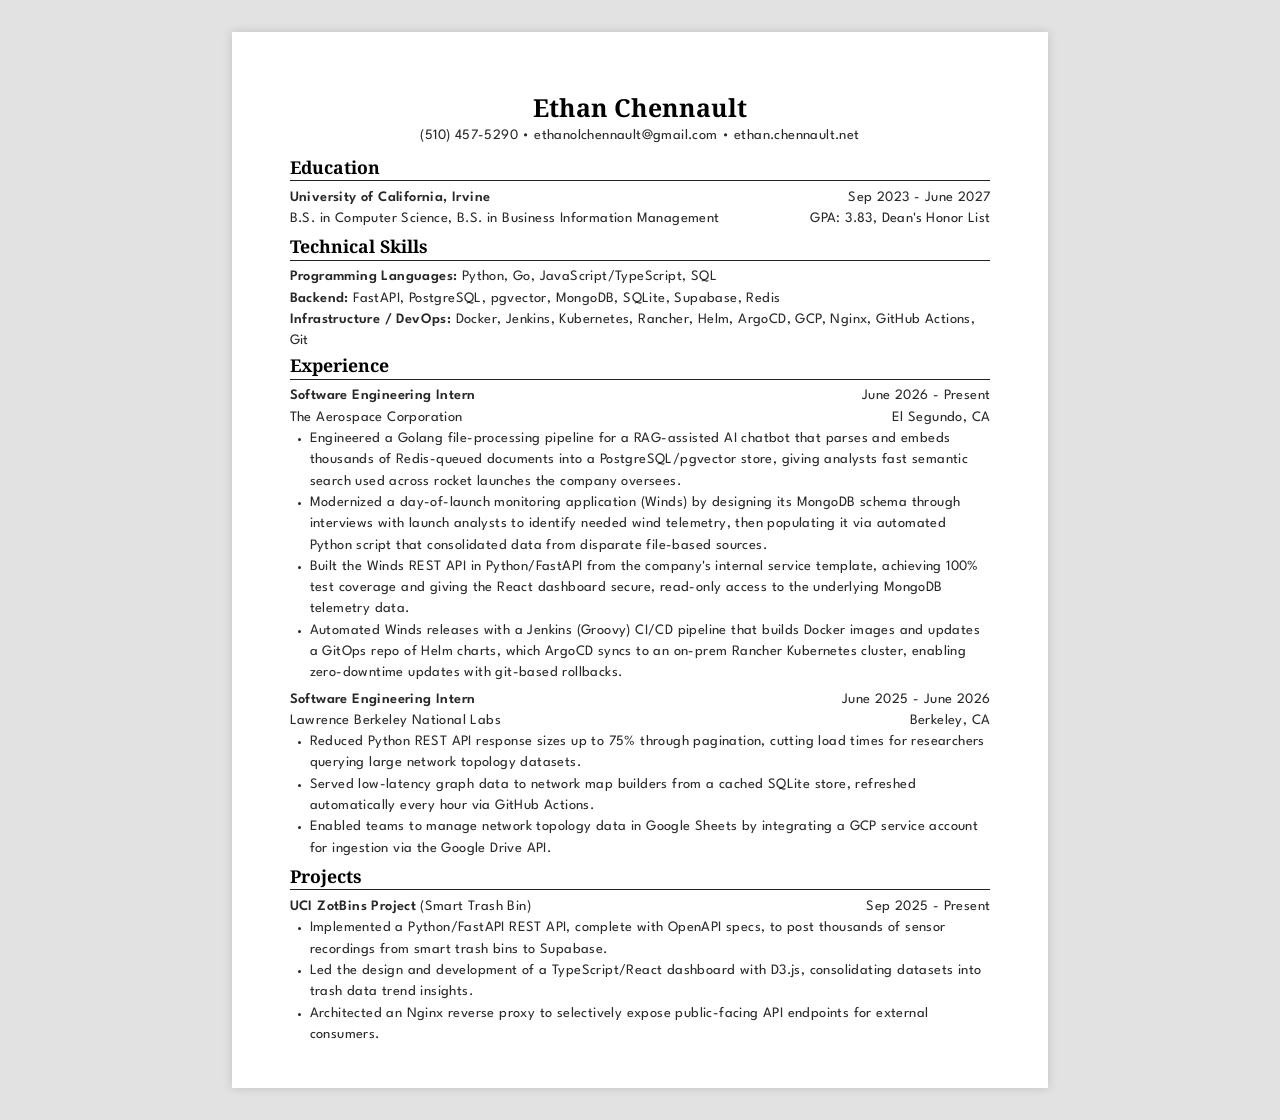
<file: src/html/backend.html>
<!doctype html>
<html lang="en">
  <head>
    <meta charset="UTF-8" />
    <meta name="viewport" content="width=device-width, initial-scale=1.0" />
    <meta http-equiv="X-UA-Compatible" content="ie=edge" />
    <title>Ethan Chennault Resume</title>
    <link rel="stylesheet" href="../style.css" />
    <meta name="description" content="Ethan Chennault's Resume" />
    <script type="application/ld+json">
      {
        "@context": "https://schema.org",
        "@type": "WebPage",
        "name": "Ethan Chennault - Resume",
        "description": "Professional Resume for Ethan Chennault",
        "author": {
          "@type": "Person",
          "name": "Ethan Chennault"
        },
        "datePublished": "2026-05-17",
        "dateModified": "2026-05-17"
      }
    </script>
  </head>
  <body>
    <div id="resume">
      <header id="header">
        <h1>Ethan Chennault</h1>
        <p>
          (510) 457-5290 •
          <a href="mailto:ethanolchennault@gmail.com"
            >ethanolchennault@gmail.com</a
          >
          •
          <a href="https://ethan.chennault.net" target="_blank"
            >ethan.chennault.net</a
          >
        </p>
      </header>

      <section id="education">
        <h2>Education</h2>
        <hr />
        <section class="education-item">
          <div class="seperate">
            <b>University of California, Irvine</b>
            <span>Sep 2023 - June 2027</span>
          </div>
          <div class="seperate">
            <span
              >B.S. in Computer Science, B.S. in Business Information
              Management</span
            >
            <span>GPA: 3.83, Dean's Honor List</span>
          </div>
        </section>
      </section>

      <section id="technical-skills">
        <h2>Technical Skills</h2>
        <hr />
        <div id="skills-list">
          <p>
            <b>Programming Languages: </b>Python, Go, JavaScript/TypeScript, SQL
          </p>
          <p>
            <b>Backend: </b>FastAPI, PostgreSQL, pgvector, MongoDB, SQLite,
            Supabase, Redis
          </p>
          <p>
            <b>Infrastructure / DevOps: </b>Docker, Jenkins, Kubernetes,
            Rancher, Helm, ArgoCD, GCP, Nginx, GitHub Actions, Git
          </p>
        </div>
      </section>

      <section id="experience">
        <h2>Experience</h2>
        <hr />
        <section class="experience-item">
          <div class="seperate">
            <b>Software Engineering Intern</b>
            <span>June 2026 - Present</span>
          </div>
          <div class="seperate">
            <span>The Aerospace Corporation</span>
            <span>El Segundo, CA</span>
          </div>
          <ul>
            <li>
              Engineered a Golang file-processing pipeline for a RAG-assisted AI
              chatbot that parses and embeds thousands of Redis-queued documents
              into a PostgreSQL/pgvector store, giving analysts fast semantic
              search used across rocket launches the company oversees.
            </li>
            <li>
              Modernized a day-of-launch monitoring application (Winds) by
              designing its MongoDB schema through interviews with launch
              analysts to identify needed wind telemetry, then populating it via
              automated Python script that consolidated data from disparate
              file-based sources.
            </li>
            <li>
              Built the Winds REST API in Python/FastAPI from the company's
              internal service template, achieving 100% test coverage and giving
              the React dashboard secure, read-only access to the underlying
              MongoDB telemetry data.
            </li>
            <li>
              Automated Winds releases with a Jenkins (Groovy) CI/CD pipeline
              that builds Docker images and updates a GitOps repo of Helm
              charts, which ArgoCD syncs to an on-prem Rancher Kubernetes
              cluster, enabling zero-downtime updates with git-based rollbacks.
            </li>
          </ul>
        </section>

        <section class="experience-item">
          <div class="seperate">
            <b>Software Engineering Intern</b>
            <span>June 2025 - June 2026</span>
          </div>
          <div class="seperate">
            <span>Lawrence Berkeley National Labs</span>
            <span>Berkeley, CA</span>
          </div>
          <ul>
            <li>
              Reduced Python REST API response sizes up to 75% through
              pagination, cutting load times for researchers querying large
              network topology datasets.
            </li>
            <li>
              Served low-latency graph data to network map builders from a
              cached SQLite store, refreshed automatically every hour via GitHub
              Actions.
            </li>
            <li>
              Enabled teams to manage network topology data in Google Sheets by
              integrating a GCP service account for ingestion via the Google
              Drive API.
            </li>
          </ul>
        </section>
      </section>

      <section id="projects">
        <h2>Projects</h2>
        <hr />

        <section class="project-item">
          <div class="seperate">
            <div><b>UCI ZotBins Project</b> <span>(Smart Trash Bin)</span></div>
            <span>Sep 2025 - Present</span>
          </div>
          <ul>
            <li>
              Implemented a Python/FastAPI REST API, complete with OpenAPI
              specs, to post thousands of sensor recordings from smart trash
              bins to Supabase.
            </li>
            <li>
              Led the design and development of a TypeScript/React dashboard
              with D3.js, consolidating datasets into trash data trend insights.
            </li>
            <li>
              Architected an Nginx reverse proxy to selectively expose
              public-facing API endpoints for external consumers.
            </li>
          </ul>
        </section>
      </section>
    </div>
  </body>
</html>
</file>
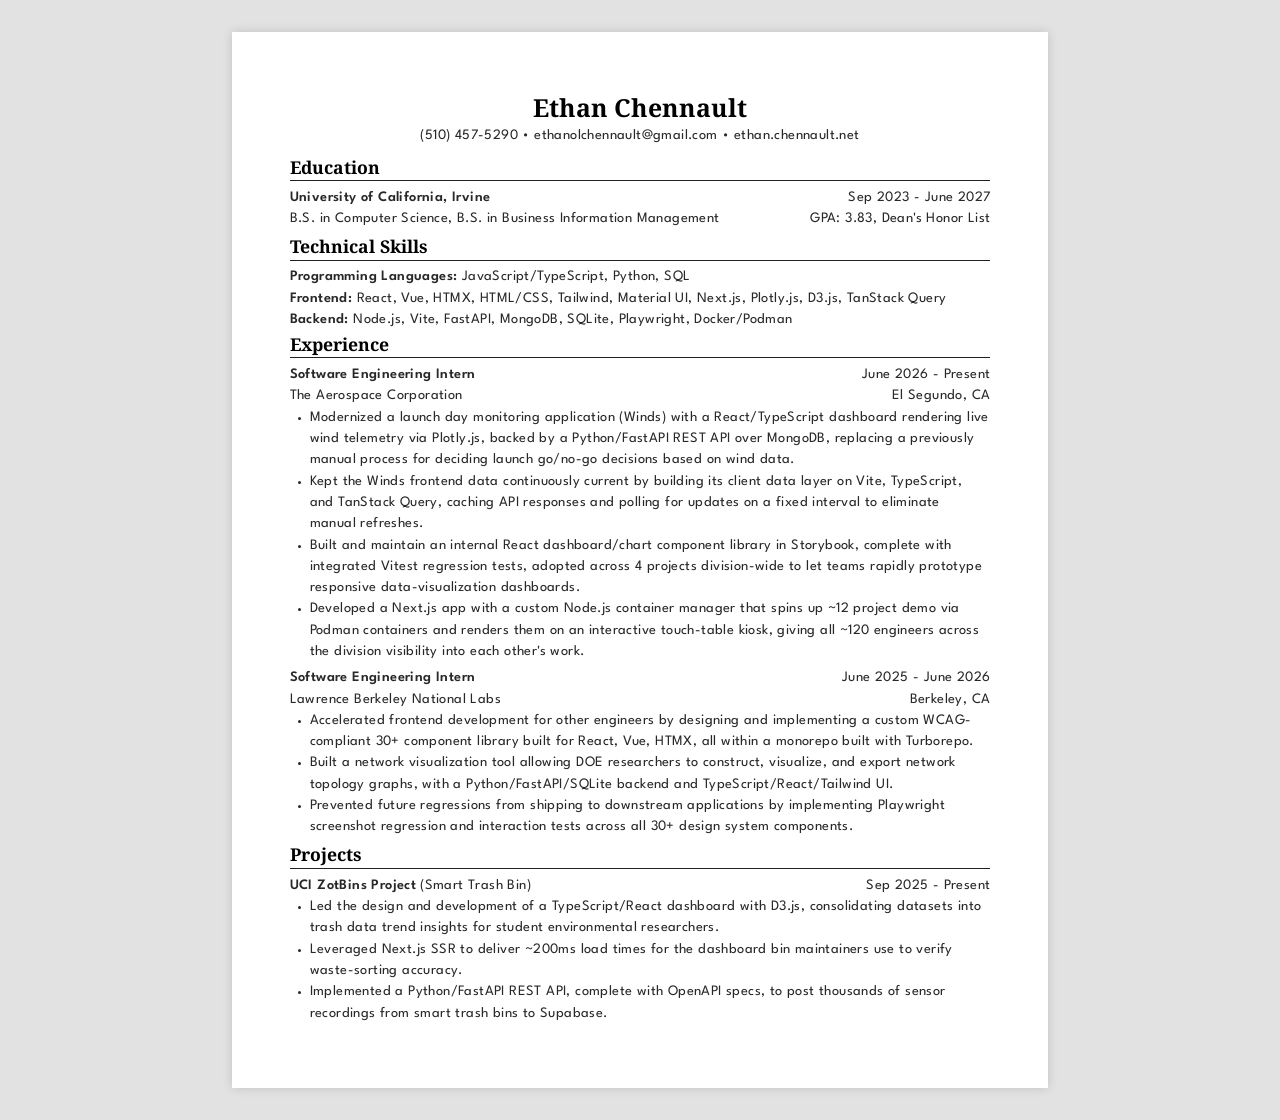
<file: src/html/frontend.html>
<!doctype html>
<html lang="en">
  <head>
    <meta charset="UTF-8" />
    <meta name="viewport" content="width=device-width, initial-scale=1.0" />
    <meta http-equiv="X-UA-Compatible" content="ie=edge" />
    <title>Ethan Chennault Resume</title>
    <link rel="stylesheet" href="../style.css" />
    <meta name="description" content="Ethan Chennault's Resume" />
    <script type="application/ld+json">
      {
        "@context": "https://schema.org",
        "@type": "WebPage",
        "name": "Ethan Chennault - Resume",
        "description": "Professional Resume for Ethan Chennault",
        "author": {
          "@type": "Person",
          "name": "Ethan Chennault"
        },
        "datePublished": "2026-05-17",
        "dateModified": "2026-05-17"
      }
    </script>
  </head>
  <body>
    <div id="resume">
      <header id="header">
        <h1>Ethan Chennault</h1>
        <p>
          (510) 457-5290 •
          <a href="mailto:ethanolchennault@gmail.com"
            >ethanolchennault@gmail.com</a
          >
          •
          <a href="https://ethan.chennault.net" target="_blank"
            >ethan.chennault.net</a
          >
        </p>
      </header>

      <section id="education">
        <h2>Education</h2>
        <hr />
        <section class="education-item">
          <div class="seperate">
            <b>University of California, Irvine</b>
            <span>Sep 2023 - June 2027</span>
          </div>
          <div class="seperate">
            <span
              >B.S. in Computer Science, B.S. in Business Information
              Management</span
            >
            <span>GPA: 3.83, Dean's Honor List</span>
          </div>
        </section>
      </section>

      <section id="technical-skills">
        <h2>Technical Skills</h2>
        <hr />
        <div id="skills-list">
          <p>
            <b>Programming Languages: </b>JavaScript/TypeScript, Python, SQL
          </p>
          <p>
            <b>Frontend: </b>React, Vue, HTMX, HTML/CSS, Tailwind, Material UI,
            Next.js, Plotly.js, D3.js, TanStack Query
          </p>
          <p>
            <b>Backend: </b>Node.js, Vite, FastAPI, MongoDB, SQLite, Playwright,
            Docker/Podman
          </p>
        </div>
      </section>

      <section id="experience">
        <h2>Experience</h2>
        <hr />
        <section class="experience-item">
          <div class="seperate">
            <b>Software Engineering Intern</b>
            <span>June 2026 - Present</span>
          </div>
          <div class="seperate">
            <span>The Aerospace Corporation</span>
            <span>El Segundo, CA</span>
          </div>
          <ul>
            <li>
              Modernized a launch day monitoring application (Winds) with a
              React/TypeScript dashboard rendering live wind telemetry via
              Plotly.js, backed by a Python/FastAPI REST API over MongoDB,
              replacing a previously manual process for deciding launch go/no-go
              decisions based on wind data.
            </li>
            <li>
              Kept the Winds frontend data continuously current by building its
              client data layer on Vite, TypeScript, and TanStack Query, caching
              API responses and polling for updates on a fixed interval to
              eliminate manual refreshes.
            </li>
            <li>
              Built and maintain an internal React dashboard/chart component
              library in Storybook, complete with integrated Vitest regression
              tests, adopted across 4 projects division-wide to let teams
              rapidly prototype responsive data-visualization dashboards.
            </li>
            <li>
              Developed a Next.js app with a custom Node.js container manager
              that spins up ~12 project demo via Podman containers and renders
              them on an interactive touch-table kiosk, giving all ~120
              engineers across the division visibility into each other's work.
            </li>
          </ul>
        </section>

        <section class="experience-item">
          <div class="seperate">
            <b>Software Engineering Intern</b>
            <span>June 2025 - June 2026</span>
          </div>
          <div class="seperate">
            <span>Lawrence Berkeley National Labs</span>
            <span>Berkeley, CA</span>
          </div>
          <ul>
            <li>
              Accelerated frontend development for other engineers by designing
              and implementing a custom WCAG-compliant 30+ component library
              built for React, Vue, HTMX, all within a monorepo built with
              Turborepo.
            </li>
            <li>
              Built a network visualization tool allowing DOE researchers to
              construct, visualize, and export network topology graphs, with a
              Python/FastAPI/SQLite backend and TypeScript/React/Tailwind UI.
            </li>
            <li>
              Prevented future regressions from shipping to downstream
              applications by implementing Playwright screenshot regression and
              interaction tests across all 30+ design system components.
            </li>
          </ul>
        </section>
      </section>

      <section id="projects">
        <h2>Projects</h2>
        <hr />

        <section class="project-item">
          <div class="seperate">
            <div><b>UCI ZotBins Project</b> <span>(Smart Trash Bin)</span></div>
            <span>Sep 2025 - Present</span>
          </div>
          <ul>
            <li>
              Led the design and development of a TypeScript/React dashboard
              with D3.js, consolidating datasets into trash data trend insights
              for student environmental researchers.
            </li>
            <li>
              Leveraged Next.js SSR to deliver ~200ms load times for the
              dashboard bin maintainers use to verify waste-sorting accuracy.
            </li>
            <li>
              Implemented a Python/FastAPI REST API, complete with OpenAPI
              specs, to post thousands of sensor recordings from smart trash
              bins to Supabase.
            </li>
          </ul>
        </section>
      </section>
    </div>
  </body>
</html>
</file>
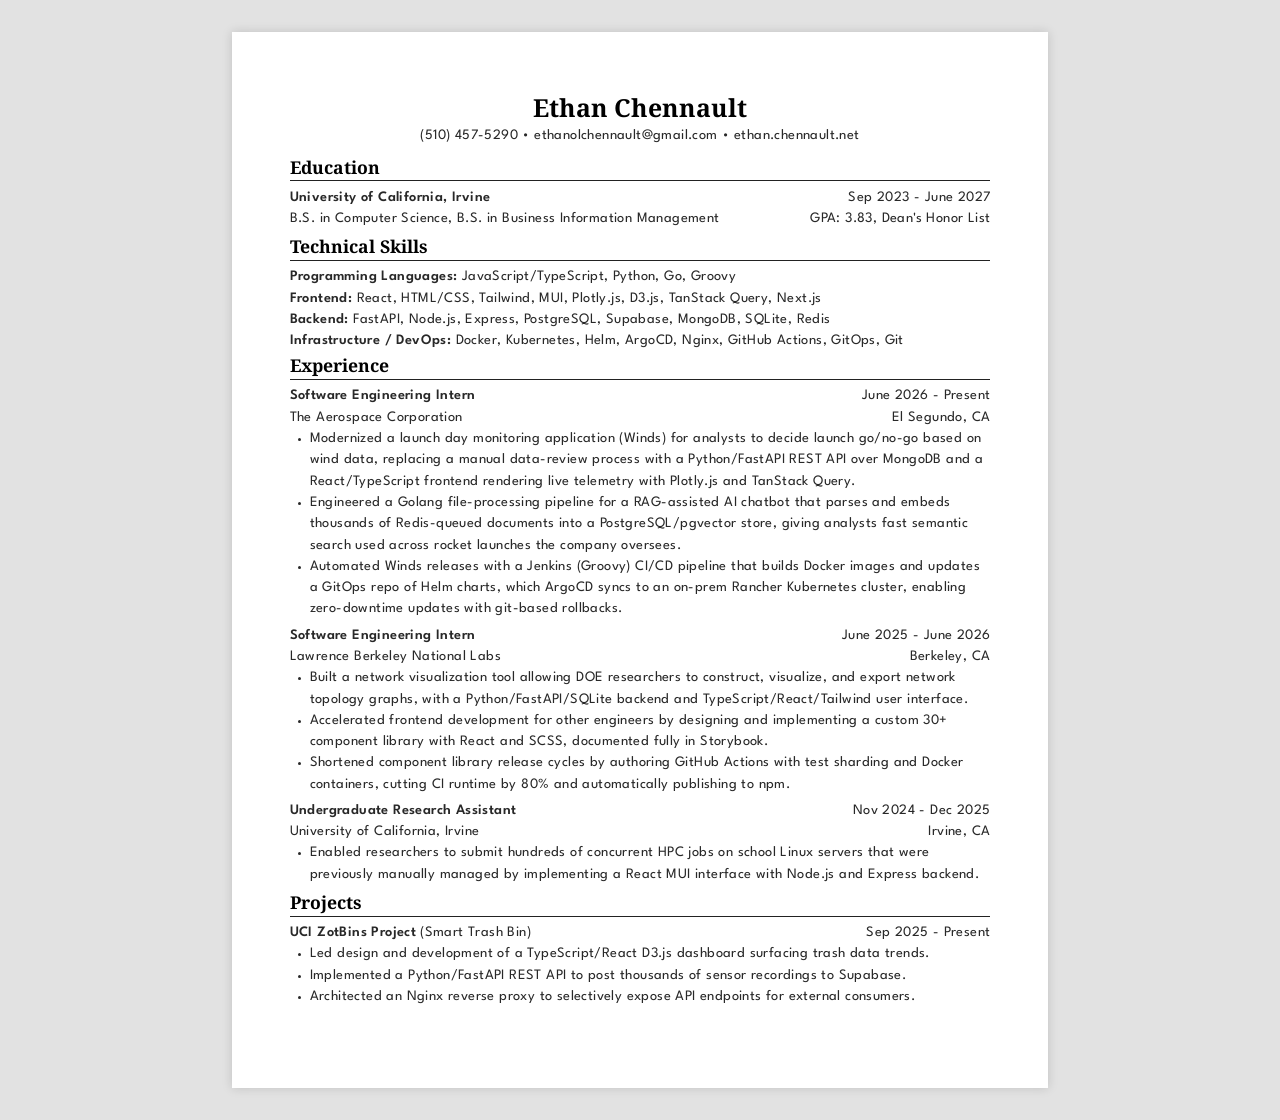
<file: src/html/fullstack.html>
<!doctype html>
<html lang="en">
  <head>
    <meta charset="UTF-8" />
    <meta name="viewport" content="width=device-width, initial-scale=1.0" />
    <meta http-equiv="X-UA-Compatible" content="ie=edge" />
    <title>Ethan Chennault Resume</title>
    <link rel="stylesheet" href="../style.css" />
    <meta name="description" content="Ethan Chennault's Resume" />
    <script type="application/ld+json">
      {
        "@context": "https://schema.org",
        "@type": "WebPage",
        "name": "Ethan Chennault - Resume",
        "description": "Professional Resume for Ethan Chennault",
        "author": {
          "@type": "Person",
          "name": "Ethan Chennault"
        },
        "datePublished": "2026-05-17",
        "dateModified": "2026-05-17"
      }
    </script>
  </head>
  <body>
    <div id="resume">
      <header id="header">
        <h1>Ethan Chennault</h1>
        <p>
          (510) 457-5290 •
          <a href="mailto:ethanolchennault@gmail.com"
            >ethanolchennault@gmail.com</a
          >
          •
          <a href="https://ethan.chennault.net" target="_blank"
            >ethan.chennault.net</a
          >
        </p>
      </header>

      <section id="education">
        <h2>Education</h2>
        <hr />
        <section class="education-item">
          <div class="seperate">
            <b>University of California, Irvine</b>
            <span>Sep 2023 - June 2027</span>
          </div>
          <div class="seperate">
            <span
              >B.S. in Computer Science, B.S. in Business Information
              Management</span
            >
            <span>GPA: 3.83, Dean's Honor List</span>
          </div>
        </section>
      </section>

      <section id="technical-skills">
        <h2>Technical Skills</h2>
        <hr />
        <div id="skills-list">
          <p>
            <b>Programming Languages: </b>JavaScript/TypeScript, Python, Go,
            Groovy
          </p>
          <p>
            <b>Frontend: </b>React, HTML/CSS, Tailwind, MUI, Plotly.js, D3.js,
            TanStack Query, Next.js
          </p>
          <p>
            <b>Backend: </b>FastAPI, Node.js, Express, PostgreSQL, Supabase,
            MongoDB, SQLite, Redis
          </p>
          <p>
            <b>Infrastructure / DevOps: </b>Docker, Kubernetes, Helm, ArgoCD,
            Nginx, GitHub Actions, GitOps, Git
          </p>
        </div>
      </section>

      <section id="experience">
        <h2>Experience</h2>
        <hr />
        <section class="experience-item">
          <div class="seperate">
            <b>Software Engineering Intern</b>
            <span>June 2026 - Present</span>
          </div>
          <div class="seperate">
            <span>The Aerospace Corporation</span>
            <span>El Segundo, CA</span>
          </div>
          <ul>
            <li>
              Modernized a launch day monitoring application (Winds) for
              analysts to decide launch go/no-go based on wind data, replacing a
              manual data-review process with a Python/FastAPI REST API over
              MongoDB and a React/TypeScript frontend rendering live telemetry
              with Plotly.js and TanStack Query.
            </li>
            <li>
              Engineered a Golang file-processing pipeline for a RAG-assisted AI
              chatbot that parses and embeds thousands of Redis-queued documents
              into a PostgreSQL/pgvector store, giving analysts fast semantic
              search used across rocket launches the company oversees.
            </li>
            <li>
              Automated Winds releases with a Jenkins (Groovy) CI/CD pipeline
              that builds Docker images and updates a GitOps repo of Helm
              charts, which ArgoCD syncs to an on-prem Rancher Kubernetes
              cluster, enabling zero-downtime updates with git-based rollbacks.
            </li>
          </ul>
        </section>

        <section class="experience-item">
          <div class="seperate">
            <b>Software Engineering Intern</b>
            <span>June 2025 - June 2026</span>
          </div>
          <div class="seperate">
            <span>Lawrence Berkeley National Labs</span>
            <span>Berkeley, CA</span>
          </div>
          <ul>
            <li>
              Built a network visualization tool allowing DOE researchers to
              construct, visualize, and export network topology graphs, with a
              Python/FastAPI/SQLite backend and TypeScript/React/Tailwind user
              interface.
            </li>
            <li>
              Accelerated frontend development for other engineers by designing
              and implementing a custom 30+ component library with React and
              SCSS, documented fully in Storybook.
            </li>
            <li>
              Shortened component library release cycles by authoring GitHub
              Actions with test sharding and Docker containers, cutting CI
              runtime by 80% and automatically publishing to npm.
            </li>
          </ul>
        </section>

        <section class="experience-item">
          <div class="seperate">
            <b>Undergraduate Research Assistant</b>
            <span>Nov 2024 - Dec 2025</span>
          </div>
          <div class="seperate">
            <span>University of California, Irvine</span>
            <span>Irvine, CA</span>
          </div>
          <ul>
            <li>
              Enabled researchers to submit hundreds of concurrent HPC jobs on
              school Linux servers that were previously manually managed by
              implementing a React MUI interface with Node.js and Express
              backend.
            </li>
          </ul>
        </section>
      </section>

      <section id="projects">
        <h2>Projects</h2>
        <hr />

        <section class="project-item">
          <div class="seperate">
            <div><b>UCI ZotBins Project</b> <span>(Smart Trash Bin)</span></div>
            <span>Sep 2025 - Present</span>
          </div>
          <ul>
            <li>
              Led design and development of a TypeScript/React D3.js dashboard
              surfacing trash data trends.
            </li>
            <li>
              Implemented a Python/FastAPI REST API to post thousands of sensor
              recordings to Supabase.
            </li>
            <li>
              Architected an Nginx reverse proxy to selectively expose API
              endpoints for external consumers.
            </li>
          </ul>
        </section>
      </section>
    </div>
  </body>
</html>
</file>
<file: src/style.css>
@font-face {
  font-family: "League Spartan";
  src: url("./fonts/LeagueSpartan-VariableFont_wght.ttf") format("truetype");
  font-weight: 100 900;
  /* Variable range */
  font-style: normal;
}

@font-face {
  font-family: "Noto Serif";
  src: url("./fonts/NotoSerif-VariableFont_wdth,wght.ttf") format("truetype");
  font-weight: 100 900;
  /* Variable range */
  font-style: normal;
}

*,
*::before,
*::after {
  margin: 0;
  padding: 0;
  border: 0;
  box-sizing: border-box;
  text-decoration: none;
}

body {
  display: flex;
  justify-content: center;
  width: 100%;
  height: 100%;
  background: #e2e2e2;
  -webkit-font-smoothing: antialiased;
  -moz-osx-font-smoothing: grayscale;
  text-rendering: optimizeLegibility;
}

/* Typography */
h1 {
  font-size: 1.55rem;
  font-family: "Noto Serif", serif;
}

h2 {
  font-size: 1.1rem;
  font-family: "Noto Serif", serif;
}

h3 {
  font-family: "League Spartan", sans-serif;
  line-height: 1.3;
  font-weight: 600;
}

b,
p,
ul,
li,
span,
table {
  font-size: 0.9rem;
  line-height: 1.48;
  letter-spacing: 0.4px;
  font-weight: 400;
  font-family: "League Spartan", sans-serif;
  color: #282828;
}

b {
  font-weight: 600;
}

ul {
  padding-left: 20px;
}

::marker {
  font-size: 0.75rem;
}

a {
  color: inherit;
  text-decoration: none;
}

/* Layout */
header {
  text-align: center;
  margin-bottom: 0.5rem;
  display: flex;
  flex-direction: column;
  gap: 0.1rem;
}

section {
  margin-bottom: 0.1rem;
}

hr {
  margin-top: 0.1rem;
  margin-bottom: 0.35rem;
  border: none;
  border-bottom: 1px solid #222;
}

.seperate {
  display: flex;
  justify-content: space-between;
  align-items: center;
  color: black;
}

.education-item,
.experience-item,
.project-item {
  margin-bottom: 0.3rem;
}

#resume {
  width: 8.5in;
  height: 11in;
  background: white;
  margin: 2rem auto;
  background: white;
  padding: 0.6in;
  box-shadow: 0 0 10px rgba(0, 0, 0, 0.15);
  overflow: hidden;
}

/* Print styles */
@page {
  size: 8.5in 11in;
  margin: 0;
}

@media print {
  body {
    margin: 0;
    padding: 0;
  }

  #resume {
    margin: 0;
    box-shadow: none;
    page-break-after: always;
  }
}
</file>
